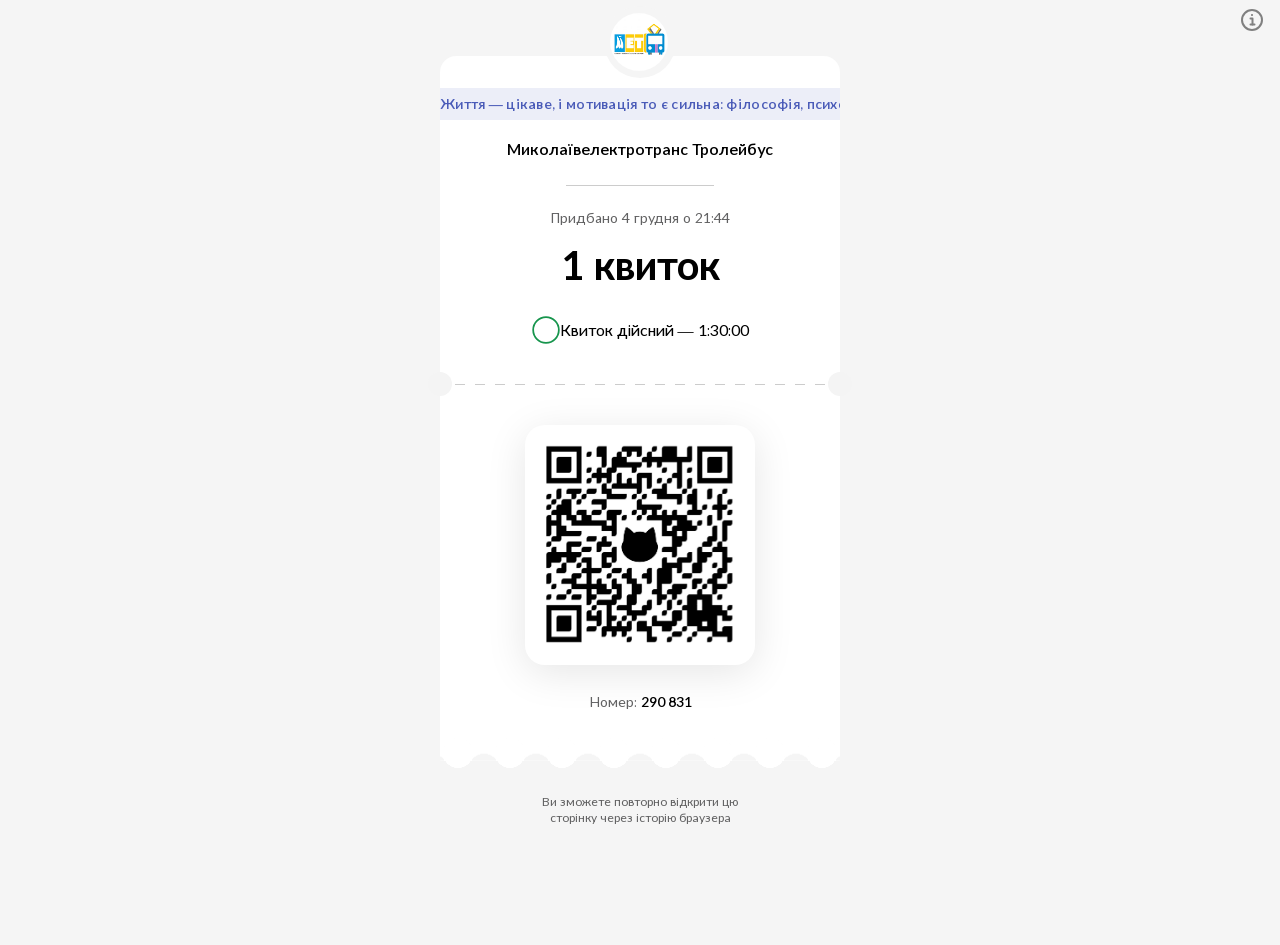
<file: index.html>
<!DOCTYPE html>
<html lang="uk">
<head>
  <meta charset="UTF-8" />
  <meta name="viewport" content="width=device-width, initial-scale=1.0" />
  <title>Квиток Миколаївелектротранс Тролейбус | monobank</title>
  <link rel="icon" type="image/x-icon" href="images/favicon.png">
  <link rel="stylesheet" href="style.css" />
  <script defer src="script.js"></script>
  <link rel="preload" href="fonts/lato-variable--latin-basic.woff2" as="font" crossorigin="">
  <link rel="preload" href="fonts/lato-variable--cyrillic-basic.woff2" as="font" crossorigin="">
</head>
<body>
  <div class = "loader-container" id = "load"> <div class="loader"></div></div>
  <div class="restart" id="restart"></div>
  <button class="instruction-btn" id="instruction-btn">
		<svg xmlns="http://www.w3.org/2000/svg" width="24" height="24" viewBox="0 0 24 24" fill="none">
      <rect width="24" height="24" fill="white" fill-opacity="0.01"></rect>
      <path d="M12.9999 7C12.9999 6.44772 12.5522 6 11.9999 6C11.4476 6 10.9999 6.44772 10.9999 7C10.9999 7.55228 11.4476 8 11.9999 8C12.5522 8 12.9999 7.55228 12.9999 7Z" fill="currentColor"></path>
      <path d="M12.0001 1.99976C17.523 1.99976 22.0001 6.47691 22.0001 11.9998C22.0001 17.5226 17.523 21.9998 12.0001 21.9998C6.47727 21.9998 2.00012 17.5226 2.00012 11.9998C2.00012 6.47691 6.47727 1.99976 12.0001 1.99976Z" stroke="currentColor" stroke-width="2"></path>
      <path d="M10.5 16.5H14.5" stroke="currentColor" stroke-width="2" stroke-linecap="round" stroke-linejoin="round"></path>
      <path d="M12.5 16.5V10.5H10.5" stroke="currentColor" stroke-width="2" stroke-linecap="round" stroke-linejoin="round"></path>
    </svg>
	</button>
  <div class="ticket-wrapper">
    <div class="ticket-container">
      <div class="top-cutout"></div>
      <img src="images/logo.png" alt="Logo" class="logo" />
      <div class="secure-wrapper">
				<div class="secure-block"> 
					<p class="secure-text">Життя — цікаве, і мотивація то є сильна: філософія, психологія. Найголовніше — залишайтеся людьми і кричіть, що ви живі. Я живий! <span style="margin-left: 8px;">⬥</span></p>
					<p class="secure-text">Життя — цікаве, і мотивація то є сильна: філософія, психологія. Найголовніше — залишайтеся людьми і кричіть, що ви живі. Я живий! <span style="margin-left: 8px;">⬥</span></p>
					<p class="secure-text">Життя — цікаве, і мотивація то є сильна: філософія, психологія. Найголовніше — залишайтеся людьми і кричіть, що ви живі. Я живий! <span style="margin-left: 8px;">⬥</span></p>
				</div>
			</div>
      <div class="header">Миколаївелектротранс Тролейбус</div>
      <div class="thin-line"></div>
      <div class="purchase-info" id="purchase-info"></div>
      <div class="ticket-info">
        <span id="ticket-count">1</span> квиток
      </div>
      <div class="timer-container">
      <svg id="timerCircle" width="28" height="28" viewBox="0 0 24 24">
        <circle cx="12" cy="12" r="11" stroke="#17954D" stroke-width="1.5" fill="none"></circle>
      </svg>
        <div class="timer">Квиток дійсний — <span id="timer"></span></div>
      </div>
      <div class="dotted-line">
      </div>
      <img src="images/qr-code.png" alt="QR Code" class="qr-code" />
      <div class="footer">Номер: <span id="ticket-number">286&nbsp;542</span></div>
    </div>
  </div>
	<div class="changeColor" id="changeColor"></div>
  <div id = "reset-div" class="reopen-message">Ви зможете повторно відкрити цю<br>сторінку через історію браузера</div> 
</body>
</html>
</file>
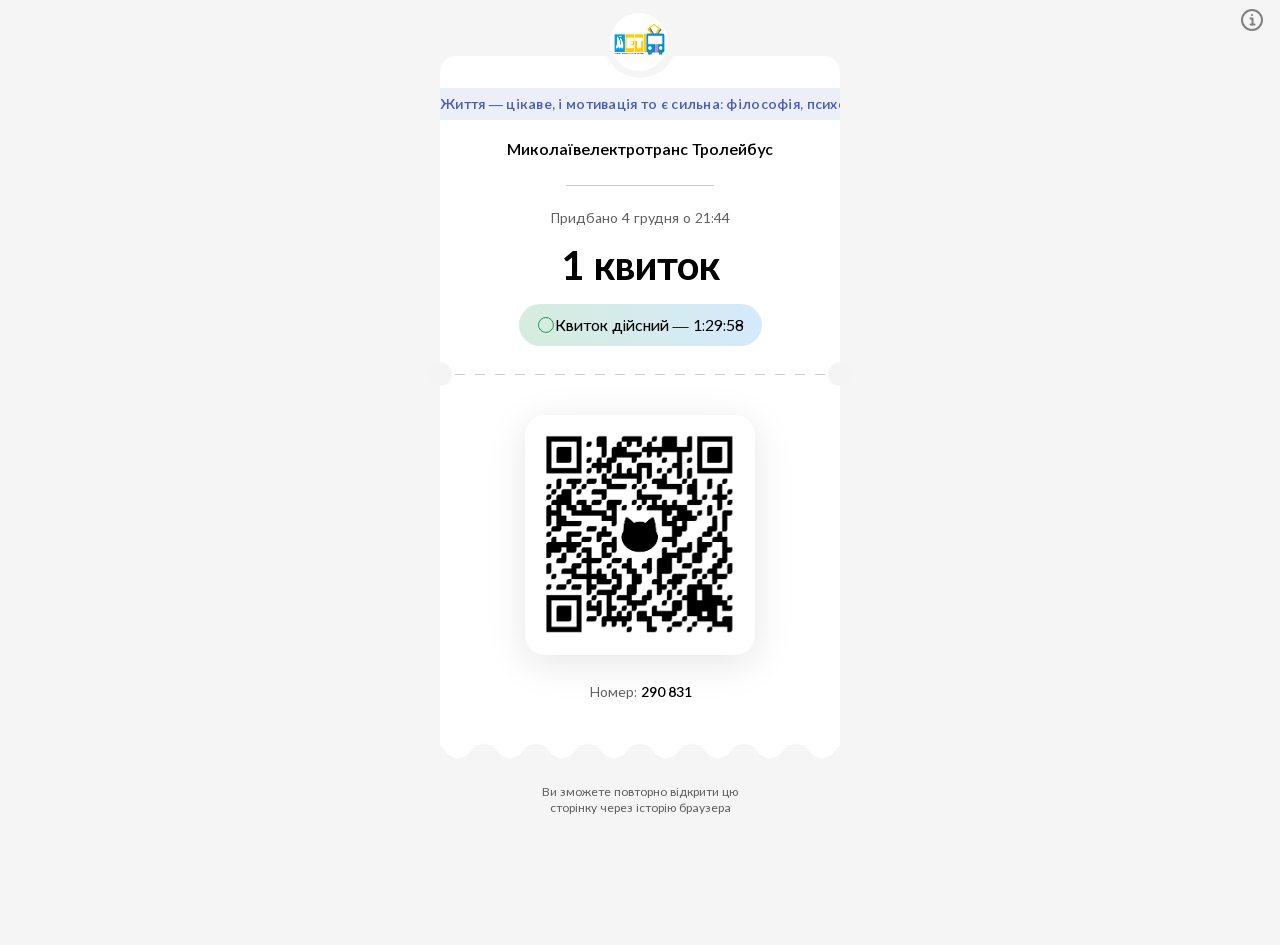
<file: nEArEmKpvxTT.html>
<!DOCTYPE html>
<html lang="uk">
<head>
  <meta charset="UTF-8" />
  <meta name="viewport" content="width=device-width, initial-scale=1.0" />
  <title>Квиток Миколаївелектротранс Тролейбус | monobank</title>
  <link rel="icon" type="image/x-icon" href="images/favicon.png">
  <link rel="stylesheet" href="style.css" />
  <script defer src="script.js"></script>
</head>
<body>
  <div class = "loader-container" id = "load"> <div class="loader"></div></div>
  <div class="restart" id="restart"></div>
  <button class="instruction-btn" id="instruction-btn">
		<svg xmlns="http://www.w3.org/2000/svg" width="24" height="24" viewBox="0 0 24 24" fill="none">
      <rect width="24" height="24" fill="white" fill-opacity="0.01"></rect>
      <path d="M12.9999 7C12.9999 6.44772 12.5522 6 11.9999 6C11.4476 6 10.9999 6.44772 10.9999 7C10.9999 7.55228 11.4476 8 11.9999 8C12.5522 8 12.9999 7.55228 12.9999 7Z" fill="currentColor"></path>
      <path d="M12.0001 1.99976C17.523 1.99976 22.0001 6.47691 22.0001 11.9998C22.0001 17.5226 17.523 21.9998 12.0001 21.9998C6.47727 21.9998 2.00012 17.5226 2.00012 11.9998C2.00012 6.47691 6.47727 1.99976 12.0001 1.99976Z" stroke="currentColor" stroke-width="2"></path>
      <path d="M10.5 16.5H14.5" stroke="currentColor" stroke-width="2" stroke-linecap="round" stroke-linejoin="round"></path>
      <path d="M12.5 16.5V10.5H10.5" stroke="currentColor" stroke-width="2" stroke-linecap="round" stroke-linejoin="round"></path>
    </svg>
	</button>
  <div class="ticket-wrapper">
    <div class="ticket-container">
      <div class="top-cutout"></div>
      <img src="images/logo.png" alt="Logo" class="logo" />
      <div class="secure-wrapper">
				<div class="secure-block"> 
					<p class="secure-text">Життя — цікаве, і мотивація то є сильна: філософія, психологія. Найголовніше — залишайтеся людьми і кричіть, що ви живі. Я живий! <span style="margin-left: 8px;">⬥</span></p>
					<p class="secure-text">Життя — цікаве, і мотивація то є сильна: філософія, психологія. Найголовніше — залишайтеся людьми і кричіть, що ви живі. Я живий! <span style="margin-left: 8px;">⬥</span></p>
					<p class="secure-text">Життя — цікаве, і мотивація то є сильна: філософія, психологія. Найголовніше — залишайтеся людьми і кричіть, що ви живі. Я живий! <span style="margin-left: 8px;">⬥</span></p>
				</div>
			</div>
      <div class="header">Миколаївелектротранс Тролейбус</div>
      <div class="thin-line"></div>
      <div class="purchase-info" id="purchase-info"></div>
      <div class="ticket-info">
        <span id="ticket-count">1</span> квиток
      </div>
      <div class="timer-container" id = "timer-wrapper">
        <div id="ticket-timer-image" class="ticket-layout-timer-indicator">
          <div style="text-align: center;">
            <svg viewBox="0 0 135 135" class="countdown-ring" aria-hidden="true" style="width: 100%; height: 100%;">
                <circle class="ring" r="63" cx="68" cy="67"></circle>
                <circle class="ring-progress" id="ring-progress" r="63" cx="68" cy="67" style="stroke-dashoffset: 420" ></circle>
            </svg>
					</div>
        </div>
        <div class="timer">Квиток дійсний — <span id="timer"></span></div>
      </div>
      <div class="dotted-line">
      </div>
      <img src="images/qr-code.png" alt="QR Code" class="qr-code" />
      <div class="footer">Номер: <span id="ticket-number">286&nbsp;542</span></div>
    </div>
  </div>
	<div class="changeColor" id="changeColor"></div>
  <div id = "reset-div" class="reopen-message">Ви зможете повторно відкрити цю<br>сторінку через історію браузера</div>
  <div class="details"><div class="details-container"><button id="back-button" aria-label="Назад" class="back-button main-layout--icon-button"><svg width="24" height="24" viewBox="0 0 24 24" fill="none" xmlns="http://www.w3.org/2000/svg"><path d="M3 12H21M10 19L3 12L10 19ZM3 12L10 5L3 12Z" stroke="currentColor" stroke-width="2" stroke-linecap="round" stroke-linejoin="round"></path></svg></button><h1 class="details-title">Деталі квитка</h1><div class="details-wrapper"><div class="details-block block-row"><div class="ticket-details--info-block"><p class="info-block info-title"><strong>Ваш перевізник</strong></p><p class="info-description main-info-description">Миколаївелектротранс Тролейбус</p></div><div class="ticket-details--info-block logo-wrapper" aria-hidden="true"><div class="info-logo" style="background-image: url('images/logo.png')" aria-hidden="true"></div></div></div><div class="details-block block-row"><div class="ticket-details--info-block"><p class="info-block info-title first-letter-capitalize"><strong>Квиток</strong></p><p class="info-description main-info-description first-letter-capitalize">Повний</p></div><div class="ticket-details--info-block"><p class="info-block info-title"><strong>Вартість</strong></p><p class="info-description main-info-description" style="margin-left: auto;">8  грн</p></div></div><div class="details-block block-column"><div class="ticket-details--info-block"><p class="info-block"><strong>Код ЄДРПОУ</strong></p><p class="info-description"></p></div><div class="ticket-details--info-block"><p class="info-block"><strong>Основний контакт</strong></p><p class="info-description"><a href="tel:"></a></p></div><div class="ticket-details--info-block"><p class="info-block"><strong>Адреса</strong></p><p class="info-description"></p></div></div><div class="details-block block-column"><div class="ticket-details--info-block"><p class="info-block"><strong>Страховик</strong></p><p class="info-description"></p></div><div class="ticket-details--info-block"><p class="info-block"><strong>Номер договору</strong></p><p class="info-description"></p></div></div></div><div class="plash-logo"><img src="images/plash.png" alt="plash" class="plash"/></svg></div></div></div>
</body>
</html>
</file>
<file: style.css>
body { 
  font-family: 'Roboto', sans-serif;
  background-color: #f5f5f5;
  text-align: center;
  padding: 0 20px;
  margin: 0;
  align-items: center;
  user-select: none;
	display: flex;
	flex-direction: column;
}
@font-face {
font-family: Lato;
src: url("fonts/lato-variable--latin-basic.woff2") format("woff2-variations");
unicode-range:
U+0020-007F,
U+00A0-00BF,
U+20A0-20CF;

font-weight: 1 999;
font-style: normal italic;
font-display: swap;
}


@font-face {
font-family: Lato;
src: url("fonts/lato-variable--cyrillic-basic.woff2") format("woff2-variations");
unicode-range:
U+0410-044F,
U+404,U+454,
U+0406-0407,
U+0456-0457,
U+0401,U+0451,U+040E,U+045E,
U+0490-0491;
font-weight: 1 999;
font-style: normal italic;
font-display: swap;
}

.loader, .loader:after {
border-radius: 50%;
width: var(--loader-size, 50px);
height: var(--loader-size, 50px);
}


.loader-container {
  position: fixed;        
  top: 0;
  left: 0;
  width: 100%;
  height: 100%;           
  z-index: 999;
  background-color: #f5f5f5;
  display: flex;
  justify-content: center;
  align-items: center;
}

.loader {

--loader-size: 50px;
--loader-bg: rgba(95, 95, 217, 0.2);
--loader-color: #5F5FD9;
--loader-width: 5.5px;
position: relative;
text-indent: -9999em;
border-top: var(--loader-width) solid var(--loader-bg);
border-right: var(--loader-width) solid var(--loader-bg);
border-bottom: var(--loader-width) solid var(--loader-bg);
border-left: var(--loader-width) solid var(--loader-color);
-webkit-transform: translateZ(0);
transform: translateZ(0);
-webkit-animation: load8 1.1s infinite linear;
animation: load8 1.1s infinite linear;
}


@-webkit-keyframes load8 {
0% {
-webkit-transform: rotate(0deg);
transform: rotate(0deg);
}


100% {
-webkit-transform: rotate(360deg);
transform: rotate(360deg);
}
}


@keyframes load8 {
0% {
-webkit-transform: rotate(0deg);
transform: rotate(0deg);
}


100% {
-webkit-transform: rotate(360deg);
transform: rotate(360deg);
}
}

.restart{
  position: absolute;
  min-width: 15%;
  aspect-ratio: 1 / 1;
  top: 1%;
  left:5%;
  z-index: 7;
}

.changeColor{
  position: absolute;
  min-width: 15%;
  aspect-ratio: 1 / 1;
  bottom: -5%;
  left:5%;
  z-index: 7;
}

.ticket-wrapper {
  position: relative;
  width: 100%;
  max-width: 400px;
  padding-top: 20px;
}

.ticket-container {
  position: relative;
  background-color: white;
  border-radius: 16px;
  padding: 32px 15px 60px 15px;
  overflow: visible;
  display: flex;
  flex-direction: column;
  align-items: center;
  z-index: 2;
  display: -webkit-box;
  display: -webkit-flex;
  display: flex;
  -webkit-box-orient: vertical;
  -webkit-box-direction: normal;
  -webkit-flex-direction: column;
  flex-direction: column;
  -webkit-box-pack: justify;
  -webkit-justify-content: space-between;
  justify-content: space-between;
  -webkit-box-align: center;
  -webkit-align-items: center;
  align-items: center;
  -webkit-box-flex: 1;
  -webkit-flex: 1;
  flex: 1;
  border-radius: 16px;
  background: #FFF;
  margin-top: 36px;
  position: relative;
  --size: 13px;
  --p: 8px;
  --R: 15px;
  --ticket-bg-color: #fff;
  --webkit-mask: radial-gradient(var(--R) at 50% -webkit-calc(100% - (var(--size) + var(--p))), var(--ticket-bg-color) 99%, #0000 101%) -webkit-calc(50% - 2*var(--size)) 0/calc(4*var(--size)) 100%, radial-gradient(var(--R) at 50% -webkit-calc(100% + var(--p)),transparent 99%,var(--ticket-bg-color) 101%) 50% -webkit-calc(100% - var(--size))/calc(4*var(--size)) 100% repeat-x;
  --webkit-mask: radial-gradient(var(--R) at 50% calc(100% - (var(--size) + var(--p))), var(--ticket-bg-color) 99%, #0000 101%) calc(50% - 2*var(--size)) 0/calc(4*var(--size)) 100%, radial-gradient(var(--R) at 50% calc(100% + var(--p)),transparent 99%,var(--ticket-bg-color) 101%) 50% calc(100% - var(--size))/calc(4*var(--size)) 100% repeat-x;
  background: var(--webkit-mask);
}



p{
    margin-block-start: 0;
    margin-block-end: 0;
}


strong{
  font-size: 12px;
  font-weight: 400;
}

.details {
    width: 100%;
    background: #F5F5F5;
    padding: 32px 0;
    text-align:left;
    display: none;
}
.details-container {
    display: -webkit-box;
    display: -webkit-flex;
    display: flex;
    -webkit-box-orient: vertical;
    -webkit-box-direction: normal;
    -webkit-flex-direction: column;
    flex-direction: column;
    width: 100%;
    max-width: 484px;
    margin: 0 auto
}
.back-button {
    color: #626263;
    max-width: 32px;
    max-height: 32px;
    cursor: pointer;
    -webkit-align-self: flex-start;
    align-self: flex-start;
    margin-bottom: 22px;
    outline: none;
    border: none;
    background-color: #f5f5f5;
    -webkit-transition: all .3s ease;
    transition: all .3s ease;
    -webkit-tap-highlight-color: rgba(0, 0, 0, 0);
}



.details-title {
    color: #000;
    font-family: Lato;
    font-size: 24px;
    font-weight: 400;
    line-height: 32px;
    margin-top: 0;
    margin-bottom: 16px
}

.details-wrapper {
    display: -webkit-box;
    display: -webkit-flex;
    display: flex;
    -webkit-box-orient: vertical;
    -webkit-box-direction: normal;
    -webkit-flex-direction: column;
    flex-direction: column;
    padding: 16px;
    background: #FFF;
    border-radius: 16px;
}

.details-block {
    display: -webkit-box;
    display: -webkit-flex;
    display: flex;
    padding: 16px 0;
    gap: 16px
}

.details-block:not(:last-child) {
    border-bottom: 1px solid #CCC
}

.block-column {
    -webkit-box-orient: vertical;
    -webkit-box-direction: normal;
    -webkit-flex-direction: column;
    flex-direction: column;
    gap: 16px;
}

.block-row {
  display: flex;
  -webkit-box-orient: horizontal;
  -webkit-box-direction: normal;
  -webkit-flex-direction: row;
  flex-direction: row;
  -webkit-box-pack: justify;
  -webkit-justify-content: space-between;
  justify-content: space-between
}

.block-row strong{
    font-size: 14px;
    font-weight: 500;
}

.ticket-details--info-block {
  display: flex;
    -webkit-box-orient: vertical;
    -webkit-box-direction: normal;
    -webkit-flex-direction: column;
    flex-direction: column;
    gap: 4px;
}
.info-block {
    color: #626263;
    font-family: Lato;
    font-size: 12px;
    font-weight: 400
}

.info-title {
    font-size: 14px;
    font-weight: 500;
    line-height: 20px
}

.info-description {
    color: #000;
    font-family: Lato;
    font-size: 14px;
    font-weight: 400;
    line-height: 24px
}

.main-info-description {
    font-size: 16px;
    font-weight: 600;
    line-height: 20px
}

.logo-wrapper {
    border-radius: 32px;
    border: 1px solid #CCC;
    background: #FFF;
    min-width: 48px;
    min-height: 48px;
    max-width: 48px;
    max-height: 48px;
    overflow: hidden
}

.info-logo {
    min-width: 48px;
    min-height: 48px;
    max-width: 48px;
    max-height: 48px;
    border-radius: 50%;
    object-fit: cover;
    object-position: center;
    --bg--crop: 1px;
    background-position: -webkit-calc(-1 * var(--bg--crop)) -webkit-calc(-1 * var(--bg--crop));
    background-position: calc(-1 * var(--bg--crop)) calc(-1 * var(--bg--crop));
    background-size: -webkit-calc(100% + (var(--bg--crop) * 2));
    background-size: calc(100% + (var(--bg--crop) * 2));
    background-repeat: no-repeat
}

.plash-logo {
    margin: 32px auto 0;
    pointer-events: none;
}


.plash{
  width: 293px;
  height: auto;
}



.instruction-btn {
	z-index: 7;
    position: absolute;
    top: 8px;
    right: 16px;
    width: 24px;
    height: 24px;
    color: gray;
    cursor: pointer;
    -webkit-transition: all .3s ease;
    transition: all .3s ease;
    box-sizing: border-box;
    background: none;
    font: inherit;
    padding: 0;
    margin: 0;
    outline: none;
    border: none;
    box-shadow: none;
    vertical-align: top;
    min-height: 0;
    min-width: 0;
    -webkit-touch-callout: none;
    -webkit-tap-highlight-color: transparent;
    text-decoration: none;
}

.instruction-btn svg {
    min-width: 24px;
    min-height: 24px
}

.instruction-btn:hover {
    opacity: .7
}





.secure-wrapper {
  display: flex;
  width: calc(100% + 30px);
  overflow: hidden;
  height: 32px;
  background: #111F23;
  align-items: center;
  user-select: text !important;
}


.secure-block {
  display: -webkit-box;
  display: -webkit-flex;
  display: flex;
  gap: 8px;
  color: #15c6bb;
  user-select: text !important;
}

.secure-text {
  user-select: text !important;
  -webkit-flex-shrink: 0;
  flex-shrink: 0;
  text-align: center;
  font-family: Lato;
  font-size: 14px;
  font-weight: 600;
  line-height: 16px;
  letter-spacing: .28px;
  white-space: nowrap;
  -webkit-animation: runningLine 12s linear infinite;
  animation: runningLine 12s linear infinite
}

@-webkit-keyframes runningLine {
  0% {
      -webkit-transform: translateX(0);
      transform: translate(0)
  }

  to {
      -webkit-transform: translateX(-100%);
      transform: translate(-100%)
  }
}


.dotted-line::before,
.dotted-line::after {
    content: " ";
    position: absolute;
    display: block;
    width: 24px;
    height: 24px;
    border-radius: 50%;
    background-color: #f4f4f4;
    -webkit-transform: translate(-50%,-50%);
    transform: translate(-50%,-50%)
}

.dotted-line::before{
  left: 0;
}
.dotted-line::after{
      right: 0%;
    -webkit-transform: translate(50%,-50%);
    transform: translate(50%,-50%)
}

.ticket-container::before {
  left: -15px;
}

.ticket-container::after {
  right: -15px;
}

.top-cutout {
  position: absolute;
  top: -50px;
  left: 50%;
  transform: translateX(-50%);
  width: 72px;
  height: 72px;
  background-color: #f5f5f5;
  border-radius: 50%;
  z-index: 1;
}

.logo {
  width: 58px;
  height: 58px;
  border-radius: 50%;
  position: absolute;
  top: -43px;
  left: calc(50% - 30px);
  background-color: white;
  z-index: 999;
  display: flex;
  justify-content: center;
  align-items: center;
  overflow: hidden;
  pointer-events: none;
}

.header {
  margin-top: 16.5px;
  margin-bottom: 24px;
  color: #000000;
  font-family: Lato;
  font-size: 16px;
  font-weight: 600;
  line-height: 24px;
}

.thin-line {
  width: 40%;
  background-color: #ccc;
  height: 1px; 
  margin: 0 auto 24px auto;
}

.purchase-info {
  margin-bottom: 15.5px;
  color: #626263;
  font-family: Lato;
  font-size: 14px;
  font-weight: 400;
  line-height: 16px;
  letter-spacing: -.021px
}

.ticket-info {
  color: #000;
  margin: 0 auto 14.7px auto;
  font-family: Lato;
  font-size: 40px;
  font-weight: 700;
  line-height: 48px;
}

#ticket-number {
  color: #000;
  font-family: Lato;
  font-size: 14px;
  font-weight: 600;
  line-height: 24px;
}

.timer-container {
  margin: 0 auto 28px auto;
  padding: 12px 18px;
  background: -webkit-linear-gradient(359deg,rgba(172,218,189,.5) 0%,rgba(170,212,248,.5) 100%),#FFF;
  background: linear-gradient(91deg,rgba(172,218,189,.5) 0%,rgba(170,212,248,.5) 100%),#FFF;
  background: var(--background-timer);
  border-radius: 100px;
  display: inline-flex;
  align-items: center;
  position: relative;
  text-align: left;
  font-family: Lato;
  font-size: 14px;
  font-weight: 400;
  line-height: 16px;
}

.ticket-layout-timer-indicator {
    width: 16px;
    height: 16px;
    -webkit-align-self: center;
    align-self: center;
    padding: 1px
}

.countdown-ring {
    -webkit-transform: rotateZ(-90deg);
    transform: rotate(-90deg)
}

.ring-progress {
    stroke-dasharray: 420px;
    stroke-dashoffset: 0px;
    stroke-linecap: round;
    stroke-width: 8px;
    stroke: var(--progress-color);
    fill: none
}

.ring {
    stroke-width: 8px;
    stroke: var(--ring-color);
    fill: none
}

.timer {
  font-size: 16px;
  color: #000;
  display: inline-block;
}

.dotted-line {
    width: 100%;
    height: 1px;
    background-image: -webkit-gradient(linear,left top,right top,from(#CCC),color-stop(50%,#CCC),color-stop(50%,transparent),to(transparent));
    background-image: -webkit-linear-gradient(left,#CCC,#CCC 50%,transparent 50%,transparent 100%);
    background-image: linear-gradient(90deg,#CCC,#CCC 50%,transparent 50%,transparent 100%);
    background-size: 20px 1px
}

.qr-code {
  padding: 10px 5px;
  width: 220px;
  height: 220px;
  margin-top: 40px;
  margin-bottom: 0;
  display: flex;
  z-index: 2;
  border-radius: 20px;
  pointer-events: none;
  box-shadow: 0 8px 40px rgba(0, 0, 0, .1);
}


.footer {
  font-family: Lato;
  position: relative;
  z-index: 2;
	margin-top: 25px; 
  color: #626263;
  font-size: 14px;
  font-weight: 400;
  line-height: 24px;
}



.reopen-message {
  font-size: 14px;
  text-align: center;
  margin-top: 20px;
  padding-bottom: 10px;  
  width: 100%;
  box-sizing: border-box;
  user-select:none;
  color: #626263;
  text-align: center;
  font-family: Lato;
  font-size: 12px;
  font-weight: 400;
  line-height: 16px;
  width: 240px;
  -webkit-align-self: center;
  align-self: center
}

@media (max-width: 600px) {
  .ticket-wrapper {
    max-width: 100%;
  }

  .ticket-container {
    padding: 32px 15px 50px 15px;
    max-width: 100%;
    box-sizing: border-box;
	pointer-events: none;
  }

  .logo {
    width: 58px;
    height: 58px;
    top: -43px;
    transform: translateX(-50%);
    left: 50%;
	pointer-events: none;
  }

  .header {
    color: #000000;
    font-family: Lato;
    font-size: 16px;
    font-weight: 600;
    line-height: 24px;
  }

   .ticket-info {
    font-size: 40px;
  }

  .purchase-info,
  .footer {
    font-size: 14px;
  }

  .timer-container {
  display: flex;
  flex-direction: row;
  align-items: center;
  box-sizing: border-box;
  justify-content: center;
  background: -webkit-linear-gradient(359deg,rgba(172,218,189,.5) 0%,rgba(170,212,248,.5) 100%),#FFF;
  background: linear-gradient(91deg,rgba(172,218,189,.5) 0%,rgba(170,212,248,.5) 100%),#FFF;
  background: var(--background-timer);
  border-radius: 100px;
  height: 36px;
  font-family: Lato;
  font-size: 14px;
  font-weight: 400;
  line-height: 16px;
  gap: 4px;
}

  .timer {
    font-size: 16px;
    margin-left: 0;
  }

  .reopen-message {
    font-size: 13px;
    z-index: 1;
    margin: auto;
    margin-top: 16px;
    color: #626263;
    text-align: center;
    font-family: Lato;
    font-size: 12px;
    font-weight: 400;
    line-height: 16px;
    width: 240px;
    -webkit-align-self: center;
    align-self: center
  }

}
</file>
